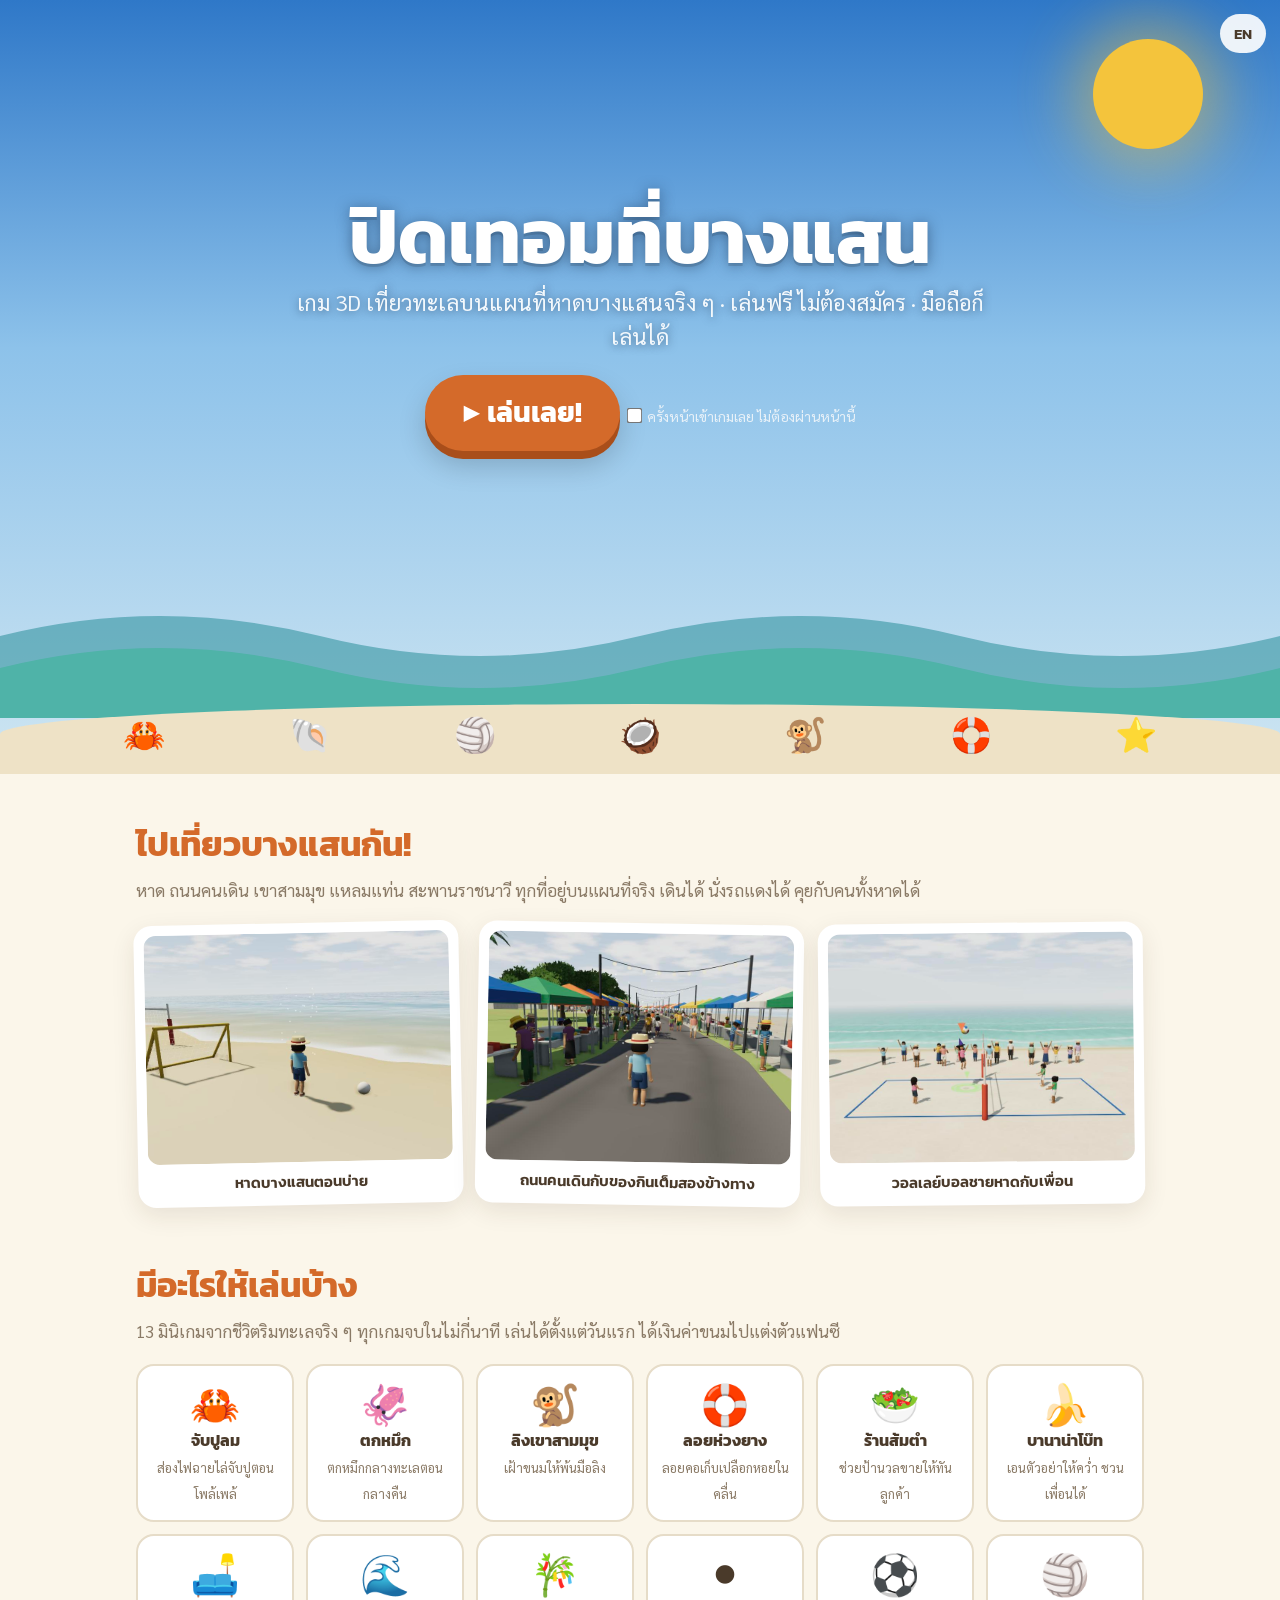
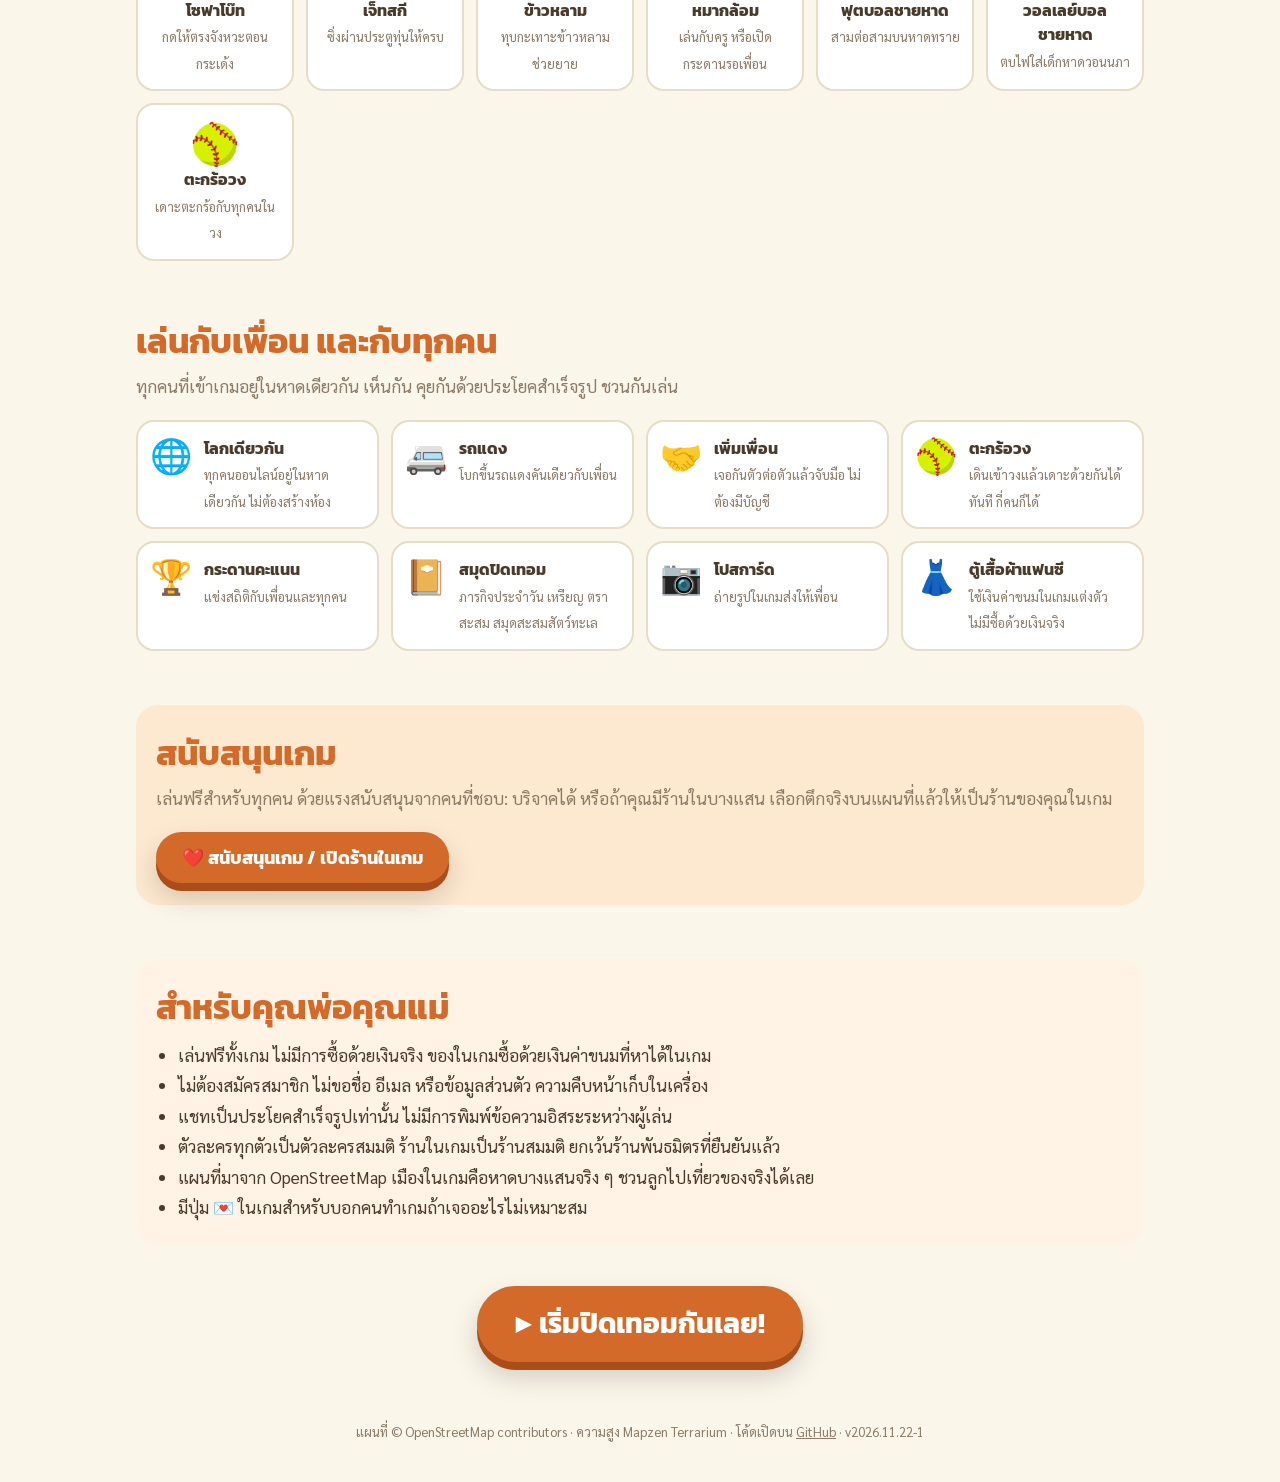
<file: index.html>
<!doctype html>
<html lang="th">
<head>
<meta charset="utf-8">
<meta name="viewport" content="width=device-width, initial-scale=1, viewport-fit=cover">
<title>ปิดเทอมที่บางแสน — เกมเที่ยวทะเลบนแผนที่หาดบางแสนจริง ๆ</title>
<meta name="description" content="เกม 3D เที่ยวหาดบางแสน: จับปูลม ตกหมึก เล่นวอลเลย์บอลชายหาด นั่งรถแดง เล่นกับเพื่อนออนไลน์ ฟรี ไม่ต้องสมัคร เล่นได้บนมือถือ">
<link rel="icon" href="data:image/svg+xml,<svg xmlns='http://www.w3.org/2000/svg' viewBox='0 0 64 64'><rect width='64' height='64' rx='14' fill='%23cfe6f2'/><circle cx='44' cy='20' r='9' fill='%23f4c43c'/><path d='M0 40q8-6 16 0t16 0 16 0 16 0v24H0z' fill='%234fb3a8'/><path d='M0 50q8-6 16 0t16 0 16 0 16 0v14H0z' fill='%23e8d8a8'/></svg>">
<link rel="preconnect" href="https://fonts.googleapis.com">
<link rel="preconnect" href="https://fonts.gstatic.com" crossorigin>
<link href="https://fonts.googleapis.com/css2?family=Kanit:wght@400;600;700&family=Sarabun:wght@400;600&display=swap" rel="stylesheet">
<script>
// regulars who ticked "go straight to the game" skip this page (index.html?stay=1 shows it anyway)
try { if (localStorage.getItem('bangsaen.skipLanding') === '1' && !/[?&]stay=1/.test(location.search)) location.replace('play.html' + location.search); } catch {}
</script>
<style>
  :root { --sky: #2f78c8; --sky2: #cfe6f2; --sea: #4fb3a8; --sea2: #2a8f9a; --sand: #eee2c6; --paper: #fbf6ea; --ink: #4a3a2a; --accent: #d46a2a; --soft: #8a7a66; --line: #e6dcc8; }
  * { box-sizing: border-box; }
  html, body { margin: 0; background: var(--paper); color: var(--ink); font: 400 17px/1.55 'Sarabun', system-ui, sans-serif; -webkit-text-size-adjust: 100%; }
  h1, h2, h3, .btn, .lang, .card b { font-family: 'Kanit', 'Sarabun', sans-serif; }
  a { color: inherit; }
  /* ---------- hero: sky, sun, clouds, sea, sand ---------- */
  .hero { position: relative; overflow: hidden; min-height: 86vh; display: grid; place-items: center; text-align: center; padding: 24px 16px 150px; background: linear-gradient(#2f78c8 0%, #8dc2ea 45%, #cfe6f2 100%); color: #fff; }
  .sun { position: absolute; right: 6%; top: 5%; width: 110px; height: 110px; border-radius: 50%; background: #f4c43c; box-shadow: 0 0 60px 20px rgba(244, 196, 60, .45); animation: glow 5s ease-in-out infinite; }
  @keyframes glow { 50% { box-shadow: 0 0 90px 34px rgba(244, 196, 60, .55); } }
  .cloud { position: absolute; top: 14%; width: 140px; height: 44px; background: #fff; border-radius: 40px; opacity: .75; animation: drift linear infinite; }
  .cloud::before, .cloud::after { content: ''; position: absolute; background: #fff; border-radius: 50%; }
  .cloud::before { width: 60px; height: 60px; left: 22px; top: -30px; } .cloud::after { width: 44px; height: 44px; left: 66px; top: -20px; }
  .c1 { left: -160px; animation-duration: 48s; } .c2 { left: -160px; top: 26%; transform: scale(.7); animation-duration: 70s; animation-delay: -30s; } .c3 { left: -160px; top: 6%; transform: scale(.55); animation-duration: 60s; animation-delay: -12s; }
  @keyframes drift { to { transform: translateX(calc(100vw + 220px)) scale(var(--s, 1)); } }
  .c2 { --s: .7 } .c3 { --s: .55 }
  .waves { position: absolute; left: 0; right: 0; bottom: 56px; height: 120px; }
  .waves svg { position: absolute; left: 0; bottom: 0; width: 200%; height: 100%; animation: roll 9s linear infinite; }
  .waves svg.back { opacity: .55; animation-duration: 14s; animation-direction: reverse; bottom: 22px; }
  @keyframes roll { to { transform: translateX(-50%); } }
  .sand { position: absolute; left: 0; right: 0; bottom: 0; height: 70px; background: var(--sand); border-radius: 50% 50% 0 0 / 30px 30px 0 0; }
  .beach-things { position: absolute; left: 0; right: 0; bottom: 14px; display: flex; justify-content: space-evenly; font-size: 34px; pointer-events: none; }
  .beach-things span { animation: bob 3s ease-in-out infinite; } .beach-things span:nth-child(2n) { animation-delay: -1.2s; } .beach-things span:nth-child(3n) { animation-delay: -2s; }
  @keyframes bob { 50% { transform: translateY(-8px) rotate(-6deg); } }
  .hero-in { position: relative; z-index: 2; max-width: 720px; }
  .hero h1 { font-size: clamp(40px, 9vw, 76px); line-height: 1.05; margin: 0 0 8px; text-shadow: 0 3px 0 rgba(0, 0, 0, .12), 0 2px 14px rgba(20, 40, 70, .5); }
  .hero .sub { font-size: clamp(17px, 2.6vw, 22px); margin: 0 0 22px; color: #f3f8fc; text-shadow: 0 1px 8px rgba(20, 40, 70, .55); }
  .btn { display: inline-block; border: 0; border-radius: 999px; padding: 16px 38px; font-size: clamp(22px, 3.4vw, 28px); font-weight: 700; color: #fff; background: var(--accent); text-decoration: none; box-shadow: 0 8px 0 #a94e1a, 0 14px 28px rgba(0, 0, 0, .18); cursor: pointer; transition: transform .12s; animation: wiggle 2.6s ease-in-out infinite; }
  .btn:hover, .btn:focus-visible { transform: translateY(-3px) scale(1.03); } .btn:active { transform: translateY(4px); box-shadow: 0 3px 0 #a94e1a; }
  @keyframes wiggle { 0%, 88%, 100% { rotate: 0deg; } 92% { rotate: -2deg; } 96% { rotate: 2deg; } }
  .back { margin: 14px 0 0; font-size: 15px; color: #f3f8fc; }
  .back b { color: #ffe08a; }
  .skip { margin-top: 18px; font-size: 14px; color: #e8f1f8; } .skip input { transform: scale(1.2); margin-right: 6px; }
  .lang { position: absolute; top: 14px; right: 14px; z-index: 3; border: 0; background: rgba(255, 255, 255, .9); color: var(--ink); border-radius: 999px; padding: 8px 14px; font-size: 15px; font-weight: 600; cursor: pointer; }
  /* ---------- sections ---------- */
  section { max-width: 1040px; margin: 0 auto; padding: 44px 16px 10px; }
  h2 { font-size: clamp(26px, 4vw, 34px); margin: 0 0 6px; color: var(--accent); }
  .lead { margin: 0 0 20px; color: var(--soft); }
  .shots { display: grid; grid-template-columns: repeat(auto-fit, minmax(260px, 1fr)); gap: 16px; }
  .shots figure { margin: 0; background: #fff; border-radius: 18px; padding: 10px; box-shadow: 0 8px 24px rgba(60, 40, 20, .1); transform: rotate(-1.2deg); } .shots figure:nth-child(2) { transform: rotate(1deg); } .shots figure:nth-child(3) { transform: rotate(-.6deg); }
  .shots img { display: block; width: 100%; aspect-ratio: 4 / 3; object-fit: cover; border-radius: 12px; background: var(--sky2); }
  .shots figcaption { font: 600 15px 'Kanit', sans-serif; padding: 8px 4px 2px; text-align: center; }
  .grid { display: grid; grid-template-columns: repeat(auto-fill, minmax(150px, 1fr)); gap: 12px; }
  .card { background: #fff; border: 2px solid var(--line); border-radius: 18px; padding: 14px 12px; text-align: center; transition: transform .15s, border-color .15s; }
  .card:hover { transform: translateY(-4px) rotate(-1deg); border-color: var(--accent); }
  .card .ic { font-size: 40px; line-height: 1.1; display: block; margin-bottom: 4px; } .card b { display: block; font-size: 16px; } .card small { color: var(--soft); font-size: 13px; }
  .wide { grid-template-columns: repeat(auto-fill, minmax(230px, 1fr)); } .wide .card { text-align: left; display: flex; gap: 12px; align-items: flex-start; } .wide .card .ic { font-size: 34px; margin: 0; }
  .parents { background: #fff3e6; border-radius: 22px; padding: 22px 20px; }
  .parents ul { margin: 8px 0 0; padding-left: 22px; } .parents li { margin: 4px 0; }
  .cta { text-align: center; padding: 30px 16px 50px; }
  footer { text-align: center; color: var(--soft); font-size: 13px; padding: 10px 16px 40px; } footer a { color: var(--soft); }
  @media (max-width: 520px) { .hero { min-height: 78vh; padding-bottom: 130px; } .beach-things { font-size: 26px; } .sun { width: 80px; height: 80px; } }
  @media (prefers-reduced-motion: reduce) { .cloud, .waves svg, .btn, .beach-things span, .sun { animation: none; } }
</style>
</head>
<body>
<header class="hero">
  <button class="lang" id="lang" aria-label="language">EN</button>
  <div class="sun"></div>
  <div class="cloud c1"></div><div class="cloud c2"></div><div class="cloud c3"></div>
  <div class="hero-in">
    <h1 data-t="title">ปิดเทอมที่บางแสน</h1>
    <p class="sub" data-t="sub">เกม 3D เที่ยวทะเลบนแผนที่หาดบางแสนจริง ๆ · เล่นฟรี ไม่ต้องสมัคร · มือถือก็เล่นได้</p>
    <a class="btn" id="play" href="play.html" data-t="play">▶ เล่นเลย!</a>
    <p class="back" id="back" hidden></p>
    <label class="skip"><input type="checkbox" id="skip"><span data-t="skip">ครั้งหน้าเข้าเกมเลย ไม่ต้องผ่านหน้านี้</span></label>
  </div>
  <div class="waves">
    <svg class="back" viewBox="0 0 1600 120" preserveAspectRatio="none"><path d="M0 60 Q100 20 200 60 T400 60 T600 60 T800 60 T1000 60 T1200 60 T1400 60 T1600 60 V120 H0z" fill="#2a8f9a"/></svg>
    <svg viewBox="0 0 1600 120" preserveAspectRatio="none"><path d="M0 70 Q100 30 200 70 T400 70 T600 70 T800 70 T1000 70 T1200 70 T1400 70 T1600 70 V120 H0z" fill="#4fb3a8"/></svg>
  </div>
  <div class="sand"></div>
  <div class="beach-things" aria-hidden="true"><span>🦀</span><span>🐚</span><span>🏐</span><span>🥥</span><span>🐒</span><span>🛟</span><span>⭐</span></div>
</header>

<section>
  <h2 data-t="shotsH">ไปเที่ยวบางแสนกัน!</h2>
  <p class="lead" data-t="shotsP">หาด ถนนคนเดิน เขาสามมุข แหลมแท่น สะพานราชนาวี ทุกที่อยู่บนแผนที่จริง เดินได้ นั่งรถแดงได้ คุยกับคนทั้งหาดได้</p>
  <div class="shots">
    <figure><img src="assets/landing/beach.jpg" alt="" loading="lazy"><figcaption data-t="shot1">หาดบางแสนตอนบ่าย</figcaption></figure>
    <figure><img src="assets/landing/market.jpg" alt="" loading="lazy"><figcaption data-t="shot2">ถนนคนเดินกับของกินเต็มสองข้างทาง</figcaption></figure>
    <figure><img src="assets/landing/volley.jpg" alt="" loading="lazy"><figcaption data-t="shot3">วอลเลย์บอลชายหาดกับเพื่อน</figcaption></figure>
  </div>
</section>

<section>
  <h2 data-t="gamesH">มีอะไรให้เล่นบ้าง</h2>
  <p class="lead" data-t="gamesP">13 มินิเกมจากชีวิตริมทะเลจริง ๆ ทุกเกมจบในไม่กี่นาที เล่นได้ตั้งแต่วันแรก ได้เงินค่าขนมไปแต่งตัวแฟนซี</p>
  <div class="grid" id="games"></div>
</section>

<section>
  <h2 data-t="togH">เล่นกับเพื่อน และกับทุกคน</h2>
  <p class="lead" data-t="togP">ทุกคนที่เข้าเกมอยู่ในหาดเดียวกัน เห็นกัน คุยกันด้วยประโยคสำเร็จรูป ชวนกันเล่น</p>
  <div class="grid wide" id="together"></div>
</section>

<section>
  <div class="parents" style="background:#fde9cf">
    <h2 data-t="supH">สนับสนุนเกม</h2>
    <p class="lead" data-t="supP">เล่นฟรีสำหรับทุกคน ด้วยแรงสนับสนุนจากคนที่ชอบ: บริจาคได้ หรือถ้าคุณมีร้านในบางแสน เลือกตึกจริงบนแผนที่แล้วให้เป็นร้านของคุณในเกม</p>
    <a class="btn" href="support.html" style="font-size:18px;padding:12px 26px;animation:none" data-t="supBtn">❤️ สนับสนุนเกม / เปิดร้านในเกม</a>
  </div>
</section>
<section>
  <div class="parents">
    <h2 data-t="parH">สำหรับคุณพ่อคุณแม่</h2>
    <ul id="parents"></ul>
  </div>
</section>

<div class="cta"><a class="btn" href="play.html" data-t="play2">▶ เริ่มปิดเทอมกันเลย!</a></div>
<footer>
  <span data-t="foot">แผนที่ © OpenStreetMap contributors · ความสูง Mapzen Terrarium · โค้ดเปิดบน</span> <a href="https://github.com/shuttertong/bangsaendream">GitHub</a> · <span id="ver"></span>
</footer>

<script type="module">
  import { GAME_VERSION } from './src/shared/config.js';
  const T = {
    th: {
      title: 'ปิดเทอมที่บางแสน', sub: 'เกม 3D เที่ยวทะเลบนแผนที่หาดบางแสนจริง ๆ · เล่นฟรี ไม่ต้องสมัคร · มือถือก็เล่นได้',
      play: '▶ เล่นเลย!', cont: '▶ เล่นต่อ', play2: '▶ เริ่มปิดเทอมกันเลย!', skip: 'ครั้งหน้าเข้าเกมเลย ไม่ต้องผ่านหน้านี้',
      back: 'ยินดีต้อนรับกลับ! มี <b>฿{baht}</b> · ตรา <b>{badges}</b> อัน{streak}', streak: ' · 🔥 มาติดกัน <b>{n}</b> วัน',
      shotsH: 'ไปเที่ยวบางแสนกัน!', shotsP: 'หาด ถนนคนเดิน เขาสามมุข แหลมแท่น สะพานราชนาวี ทุกที่อยู่บนแผนที่จริง เดินได้ นั่งรถแดงได้ คุยกับคนทั้งหาดได้',
      shot1: 'หาดบางแสนตอนบ่าย', shot2: 'ถนนคนเดินกับของกินเต็มสองข้างทาง', shot3: 'วอลเลย์บอลชายหาดกับเพื่อน',
      gamesH: 'มีอะไรให้เล่นบ้าง', gamesP: '13 มินิเกมจากชีวิตริมทะเลจริง ๆ ทุกเกมจบในไม่กี่นาที เล่นได้ตั้งแต่วันแรก ได้เงินค่าขนมไปแต่งตัวแฟนซี',
      togH: 'เล่นกับเพื่อน และกับทุกคน', togP: 'ทุกคนที่เข้าเกมอยู่ในหาดเดียวกัน เห็นกัน คุยกันด้วยประโยคสำเร็จรูป ชวนกันเล่น',
      supH: 'สนับสนุนเกม', supP: 'เล่นฟรีสำหรับทุกคน ด้วยแรงสนับสนุนจากคนที่ชอบ: บริจาคได้ หรือถ้าคุณมีร้านในบางแสน เลือกตึกจริงบนแผนที่แล้วให้เป็นร้านของคุณในเกม', supBtn: '❤️ สนับสนุนเกม / เปิดร้านในเกม',
      parH: 'สำหรับคุณพ่อคุณแม่', foot: 'แผนที่ © OpenStreetMap contributors · ความสูง Mapzen Terrarium · โค้ดเปิดบน',
      games: [['🦀', 'จับปูลม', 'ส่องไฟฉายไล่จับปูตอนโพล้เพล้'], ['🦑', 'ตกหมึก', 'ตกหมึกกลางทะเลตอนกลางคืน'], ['🐒', 'ลิงเขาสามมุข', 'เฝ้าขนมให้พ้นมือลิง'], ['🛟', 'ลอยห่วงยาง', 'ลอยคอเก็บเปลือกหอยในคลื่น'], ['🥗', 'ร้านส้มตำ', 'ช่วยป้านวลขายให้ทันลูกค้า'], ['🍌', 'บานาน่าโบ๊ท', 'เอนตัวอย่าให้คว่ำ ชวนเพื่อนได้'], ['🛋️', 'โซฟาโบ๊ท', 'กดให้ตรงจังหวะตอนกระเด้ง'], ['🌊', 'เจ็ทสกี', 'ซิ่งผ่านประตูทุ่นให้ครบ'], ['🎋', 'ข้าวหลาม', 'ทุบกะเทาะข้าวหลามช่วยยาย'], ['⚫', 'หมากล้อม', 'เล่นกับครู หรือเปิดกระดานรอเพื่อน'], ['⚽', 'ฟุตบอลชายหาด', 'สามต่อสามบนหาดทราย'], ['🏐', 'วอลเลย์บอลชายหาด', 'ตบไฟใส่เด็กหาดวอนนภา'], ['🥎', 'ตะกร้อวง', 'เดาะตะกร้อกับทุกคนในวง']],
      together: [['🌐', 'โลกเดียวกัน', 'ทุกคนออนไลน์อยู่ในหาดเดียวกัน ไม่ต้องสร้างห้อง'], ['🚐', 'รถแดง', 'โบกขึ้นรถแดงคันเดียวกับเพื่อน'], ['🤝', 'เพิ่มเพื่อน', 'เจอกันตัวต่อตัวแล้วจับมือ ไม่ต้องมีบัญชี'], ['🥎', 'ตะกร้อวง', 'เดินเข้าวงแล้วเดาะด้วยกันได้ทันที กี่คนก็ได้'], ['🏆', 'กระดานคะแนน', 'แข่งสถิติกับเพื่อนและทุกคน'], ['📔', 'สมุดปิดเทอม', 'ภารกิจประจำวัน เหรียญ ตราสะสม สมุดสะสมสัตว์ทะเล'], ['📷', 'โปสการ์ด', 'ถ่ายรูปในเกมส่งให้เพื่อน'], ['👗', 'ตู้เสื้อผ้าแฟนซี', 'ใช้เงินค่าขนมในเกมแต่งตัว ไม่มีซื้อด้วยเงินจริง']],
      parents: ['เล่นฟรีทั้งเกม ไม่มีการซื้อด้วยเงินจริง ของในเกมซื้อด้วยเงินค่าขนมที่หาได้ในเกม', 'ไม่ต้องสมัครสมาชิก ไม่ขอชื่อ อีเมล หรือข้อมูลส่วนตัว ความคืบหน้าเก็บในเครื่อง', 'แชทเป็นประโยคสำเร็จรูปเท่านั้น ไม่มีการพิมพ์ข้อความอิสระระหว่างผู้เล่น', 'ตัวละครทุกตัวเป็นตัวละครสมมติ ร้านในเกมเป็นร้านสมมติ ยกเว้นร้านพันธมิตรที่ยืนยันแล้ว', 'แผนที่มาจาก OpenStreetMap เมืองในเกมคือหาดบางแสนจริง ๆ ชวนลูกไปเที่ยวของจริงได้เลย', 'มีปุ่ม 💌 ในเกมสำหรับบอกคนทำเกมถ้าเจออะไรไม่เหมาะสม'],
    },
    en: {
      title: 'Summer Break at Bang Saen', sub: 'A 3D seaside adventure on the real map of Bang Saen beach · free, no sign-up · plays on phones too',
      play: '▶ Play now!', cont: '▶ Continue', play2: '▶ Start your summer break!', skip: 'Next time go straight to the game',
      back: 'Welcome back! You have <b>฿{baht}</b> · <b>{badges}</b> badges{streak}', streak: ' · 🔥 <b>{n}</b>-day streak',
      shotsH: "Let's go to Bang Saen!", shotsP: 'The beach, the walking street, Khao Sam Muk, Laem Thaen, the Navy pier — all on the real map. Walk it, ride the red truck, talk to everyone.',
      shot1: 'Bang Saen beach in the afternoon', shot2: 'The walking street, food on both sides', shot3: 'Beach volleyball with a friend',
      gamesH: 'What is there to play?', gamesP: '13 mini-games from real seaside life. Each is over in minutes, all open from day one, and they pay pocket money for fantasy dress-up.',
      togH: 'Play with friends, and with everyone', togP: 'Everyone online shares one beach: you see each other, chat with preset phrases, and play together.',
      supH: 'Support the game', supP: 'Free for everyone thanks to people who like it: donate, or if you run a shop in Bang Saen, pick a real building on the map and make it your shop in the game', supBtn: '❤️ Support / open your shop in the game',
      parH: 'For parents', foot: 'Map © OpenStreetMap contributors · heights Mapzen Terrarium · open source on',
      games: [['🦀', 'Ghost crabs', 'Catch crabs by flashlight at dusk'], ['🦑', 'Squid jigging', 'Night fishing from a boat'], ['🐒', 'Monkeys', 'Guard the snacks on Khao Sam Muk'], ['🛟', 'Inner tube', 'Float and collect shells in the waves'], ['🥗', 'Som tam stall', "Keep up with Aunt Nuan's customers"], ['🍌', 'Banana boat', 'Lean to stay upright, with friends too'], ['🛋️', 'Sofa boat', 'Press in time as it bounces'], ['🌊', 'Jet ski', 'Ride through every buoy gate'], ['🎋', 'Khao lam', "Pound the bamboo for Grandma"], ['⚫', 'Go', 'Play the teacher or open a table'], ['⚽', 'Beach football', 'Three a side on the sand'], ['🏐', 'Beach volleyball', 'Fireball spikes against the next beach'], ['🥎', 'Takraw circle', 'Keep it up with everyone in the circle']],
      together: [['🌐', 'One world', 'Everyone online is on the same beach, no rooms'], ['🚐', 'Red truck', 'Ride the same truck as your friends'], ['🤝', 'Friends', 'Meet face to face and shake hands, no accounts'], ['🥎', 'Takraw circle', 'Walk in and play straight away, any number'], ['🏆', 'Leaderboard', 'Chase records with friends and everyone'], ['📔', 'Summer journal', 'Daily tasks, medals, badges, a collection book'], ['📷', 'Postcards', 'Snap a picture in the game to send to friends'], ['👗', 'Fantasy wardrobe', 'Spend in-game pocket money on outfits; no real money']],
      parents: ['Free, with no real-money purchases: things in the game cost pocket money earned in the game', 'No account, no name, e-mail or personal data; progress stays on the device', 'Chat is preset phrases only, no free text between players', 'Every character is fictional, and so is every shop except confirmed partner shops', 'The map is OpenStreetMap: the town is the real Bang Saen, so you can visit it for real', 'A 💌 button in the game reaches the makers if anything looks wrong'],
    },
  };
  let lang = 'th';
  try { lang = localStorage.getItem('bangsaen.lang') === 'en' ? 'en' : 'th'; } catch {}
  const $ = s => document.querySelector(s);
  function draw() {
    const L = T[lang];
    document.documentElement.lang = lang;
    document.querySelectorAll('[data-t]').forEach(el => { if (L[el.dataset.t]) el.textContent = L[el.dataset.t]; });
    $('#lang').textContent = lang === 'th' ? 'EN' : 'ไทย';
    $('#games').innerHTML = L.games.map(([ic, n, d]) => `<div class="card"><span class="ic">${ic}</span><b>${n}</b><small>${d}</small></div>`).join('');
    $('#together').innerHTML = L.together.map(([ic, n, d]) => `<div class="card"><span class="ic">${ic}</span><div><b>${n}</b><small>${d}</small></div></div>`).join('');
    $('#parents').innerHTML = L.parents.map(p => `<li>${p}</li>`).join('');
    // a returning player: continue, with what they have
    try {
      const s = JSON.parse(localStorage.getItem('bangsaen.save.v1') || 'null');
      if (s?.met?.grandma) {
        $('#play').textContent = L.cont;
        const j = s.journal || {}, badges = Object.keys(j.badges || {}).length;
        $('#back').innerHTML = L.back.replace('{baht}', (s.baht || 0).toLocaleString()).replace('{badges}', badges).replace('{streak}', j.streak ? L.streak.replace('{n}', j.streak) : '');
        $('#back').hidden = false;
      }
    } catch {}
  }
  $('#lang').addEventListener('click', () => { lang = lang === 'th' ? 'en' : 'th'; try { localStorage.setItem('bangsaen.lang', lang); } catch {} draw(); });
  const skip = $('#skip');
  try { skip.checked = localStorage.getItem('bangsaen.skipLanding') === '1'; } catch {}
  skip.addEventListener('change', () => { try { localStorage.setItem('bangsaen.skipLanding', skip.checked ? '1' : '0'); } catch {} });
  $('#ver').textContent = `v${GAME_VERSION}`;
  draw();
</script>
</body>
</html>
</file>
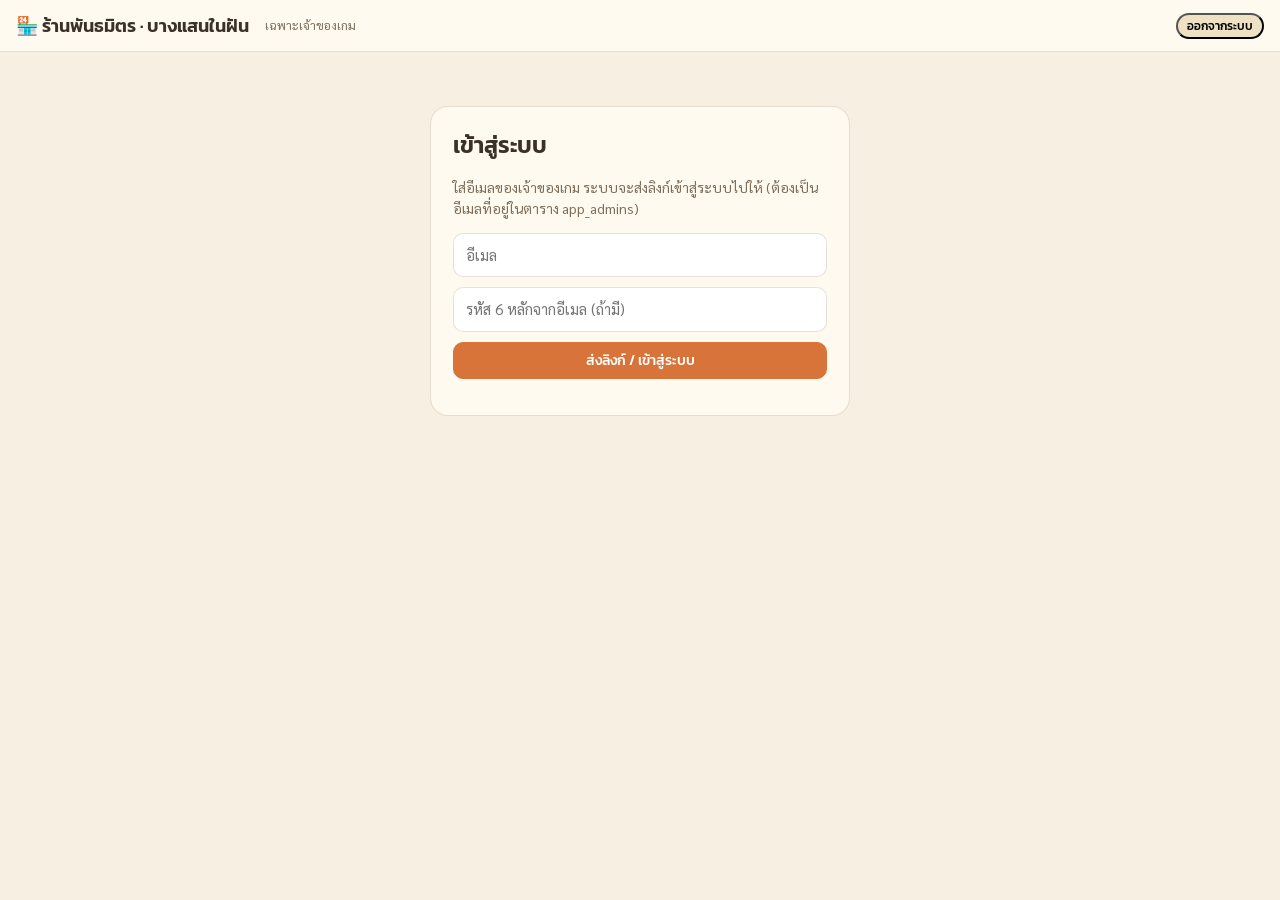
<file: admin.html>
<!doctype html>
<html lang="th">
<head>
<meta charset="utf-8">
<meta name="viewport" content="width=device-width, initial-scale=1">
<title>บางแสนในฝัน · จัดการร้านพันธมิตร</title>
<link href="https://fonts.googleapis.com/css2?family=Kanit:wght@400;500;600&family=Sarabun:wght@400;600&display=swap" rel="stylesheet">
<style>
:root { --bg: #f6efe2; --panel: #fffaf0; --ink: #3a3228; --muted: #7d6e5c; --line: rgba(120, 90, 50, .18); --accent: #d8743a; --sea: #2a8f9a; --ok: #3a8a4a; --bad: #c8322a; }
* { box-sizing: border-box; }
body { margin: 0; background: var(--bg); color: var(--ink); font: 15px/1.5 'Sarabun', system-ui, sans-serif; }
h1, h2, h3 { font-family: 'Kanit', sans-serif; font-weight: 600; margin: 0; }
header { display: flex; flex-wrap: wrap; align-items: center; gap: 10px 16px; padding: 12px 16px; background: var(--panel); border-bottom: 1px solid var(--line); }
header h1 { font-size: 18px; } header .sp { flex: 1; } header small { color: var(--muted); }
nav { display: flex; gap: 6px; flex-wrap: wrap; padding: 10px 16px 0; }
nav button { border: 1px solid var(--line); background: var(--panel); border-radius: 999px; padding: 7px 14px; font: 500 14px 'Kanit', sans-serif; color: var(--ink); cursor: pointer; position: relative; }
nav button.on { background: var(--accent); border-color: var(--accent); color: #fff; }
nav button i { position: absolute; top: -6px; right: -4px; background: var(--bad); color: #fff; font: 600 11px 'Kanit', sans-serif; font-style: normal; border-radius: 999px; min-width: 18px; padding: 1px 5px; text-align: center; }
nav button i:empty { display: none; }
main, #login { max-width: 980px; margin: 0 auto; padding: 14px 16px 60px; }
section > h2 { font-size: 20px; margin-bottom: 10px; }
button, input, select, textarea { font: inherit; }
button { cursor: pointer; }
.row { display: flex; align-items: center; gap: 10px; padding: 10px 12px; background: var(--panel); border: 1px solid var(--line); border-radius: 12px; margin-top: 8px; flex-wrap: wrap; }
.row .grow { flex: 1; min-width: 180px; } .row small { color: var(--muted); }
.row button, .acts button, .f-actions button, #f-redeem button, #f-login button { border: 1px solid var(--line); background: #fff; border-radius: 10px; padding: 7px 12px; font: 500 14px 'Kanit', sans-serif; color: var(--ink); }
button.ok, .f-actions button[type=submit], #f-redeem button, #f-login button { background: var(--accent); border-color: var(--accent); color: #fff; }
.sw { width: 14px; height: 14px; border-radius: 4px; flex: none; }
.pill { font: 500 12px 'Kanit', sans-serif; padding: 2px 9px; border-radius: 999px; background: #efe2c4; white-space: nowrap; }
.pill.approved, .pill.paid { background: #dff1e2; color: var(--ok); } .pill.pending, .pill.due { background: #fde9cf; color: #a35a1c; } .pill.rejected, .pill.void { background: #f7dcd9; color: var(--bad); } .pill.paused { background: #e6e2da; }
.card { background: var(--panel); border: 1px solid var(--line); border-radius: 14px; padding: 14px; margin-top: 10px; }
.card .hd { display: flex; align-items: center; gap: 8px; flex-wrap: wrap; } .card .hd small { color: var(--muted); }
.card .logo { width: 72px; height: 72px; object-fit: contain; border-radius: 12px; background: #fff; margin-top: 8px; }
.kv { display: grid; grid-template-columns: 90px 1fr; gap: 4px 12px; margin-top: 8px; font-size: 14px; } .kv span:nth-child(odd) { color: var(--muted); }
.check { font-size: 13px; color: var(--sea); background: #e7f4f2; border-radius: 10px; padding: 8px 10px; margin: 10px 0 0; }
.acts { display: flex; flex-wrap: wrap; gap: 8px; margin-top: 10px; align-items: center; } .acts input { flex: 1; min-width: 160px; border: 1px solid var(--line); border-radius: 10px; padding: 7px 10px; }
form.grid { display: grid; grid-template-columns: repeat(auto-fit, minmax(220px, 1fr)); gap: 10px 14px; }
form.grid label { display: grid; gap: 4px; font: 500 13px 'Kanit', sans-serif; color: var(--muted); }
form.grid label.wide { grid-column: 1 / -1; }
form.grid input, form.grid select, form.grid textarea { border: 1px solid var(--line); border-radius: 10px; padding: 8px 10px; background: #fff; color: var(--ink); font: 400 15px 'Sarabun', sans-serif; width: 100%; }
form.grid input[type=color] { padding: 2px; height: 38px; } form.grid input[type=checkbox] { width: auto; }
.chk { display: flex !important; align-items: center; gap: 8px; grid-template-columns: none !important; }
#map { width: 100%; height: 360px; border-radius: 14px; border: 1px solid var(--line); background: #9fd3d6; touch-action: none; cursor: crosshair; }
.f-actions { grid-column: 1 / -1; display: flex; gap: 8px; align-items: center; flex-wrap: wrap; } .f-actions small { color: var(--muted); }
#p-logo-now { width: 56px; height: 56px; object-fit: contain; border-radius: 10px; background: #fff; }
fieldset { border: 1px dashed var(--line); border-radius: 12px; padding: 10px 12px; grid-column: 1 / -1; display: grid; grid-template-columns: repeat(auto-fit, minmax(200px, 1fr)); gap: 10px 14px; } legend { font: 500 13px 'Kanit', sans-serif; color: var(--muted); padding: 0 6px; }
#f-redeem { display: flex; gap: 8px; flex-wrap: wrap; align-items: center; }
#f-redeem input { font: 600 32px 'Kanit', sans-serif; letter-spacing: .25em; width: 220px; text-align: center; border: 1px solid var(--line); border-radius: 12px; padding: 8px; }
#r-out { font: 500 18px 'Kanit', sans-serif; margin-top: 12px; min-height: 28px; } #r-out.ok { color: var(--ok); } #r-out.bad { color: var(--bad); }
table { width: 100%; border-collapse: collapse; background: var(--panel); border-radius: 12px; overflow: hidden; font-size: 14px; }
th, td { padding: 8px 10px; border-bottom: 1px solid var(--line); text-align: left; vertical-align: top; } th { font: 500 12px 'Kanit', sans-serif; color: var(--muted); } .n { text-align: right; font-variant-numeric: tabular-nums; white-space: nowrap; }
.tablewrap { overflow-x: auto; } #stats h3 { margin-top: 20px; }
.empty { color: var(--muted); padding: 20px; text-align: center; }
#toast { position: fixed; left: 50%; bottom: 24px; transform: translateX(-50%) translateY(20px); background: var(--ink); color: #fff; padding: 10px 16px; border-radius: 999px; opacity: 0; transition: .2s; pointer-events: none; font: 500 14px 'Kanit', sans-serif; }
#toast.on { opacity: 1; transform: translateX(-50%); } #toast.bad { background: var(--bad); }
#login .box { max-width: 420px; margin: 40px auto; background: var(--panel); border: 1px solid var(--line); border-radius: 18px; padding: 22px; }
#login p { color: var(--muted); font-size: 14px; } #f-login { display: grid; gap: 10px; } #f-login input { border: 1px solid var(--line); border-radius: 10px; padding: 10px 12px; }
#prices { display: flex; flex-wrap: wrap; gap: 6px; margin: 4px 0 12px; }
#list-head { display: flex; gap: 8px; align-items: center; flex-wrap: wrap; } #list-head select { border: 1px solid var(--line); border-radius: 10px; padding: 7px 10px; }
</style>
</head>
<body>
<header><h1>🏪 ร้านพันธมิตร · บางแสนในฝัน</h1><small>เฉพาะเจ้าของเกม</small><span class="sp"></span><small id="who"></small><button id="logout" class="pill">ออกจากระบบ</button></header>

<div id="login" hidden>
  <div class="box">
    <h2>เข้าสู่ระบบ</h2>
    <p>ใส่อีเมลของเจ้าของเกม ระบบจะส่งลิงก์เข้าสู่ระบบไปให้ (ต้องเป็นอีเมลที่อยู่ในตาราง app_admins)</p>
    <form id="f-login"><input id="email" type="email" placeholder="อีเมล" required autocomplete="email"><input id="code" inputmode="numeric" placeholder="รหัส 6 หลักจากอีเมล (ถ้ามี)"><button type="submit">ส่งลิงก์ / เข้าสู่ระบบ</button></form>
    <p id="login-msg"></p>
  </div>
</div>

<div id="app" hidden>
<nav>
  <button data-tab="list" class="on">ร้านทั้งหมด</button>
  <button data-tab="queue">รออนุมัติ <i id="n-pending"></i></button>
  <button data-tab="requests">คำขอสนับสนุน <i id="n-requests"></i></button>
  <button data-tab="edit">เพิ่มร้าน</button>
  <button data-tab="redeem">ยืนยันคูปอง</button>
  <button data-tab="stats">สถิติ · บิล</button>
</nav>
<main>
  <section data-tab="list">
    <div id="list-head"><h2>ร้านทั้งหมด</h2><span class="sp"></span><select id="filter"><option value="">ทุกสถานะ</option><option value="approved">แสดงในเกม</option><option value="pending">รออนุมัติ</option><option value="paused">พักไว้</option><option value="rejected">ส่งกลับ</option></select><button id="add" class="pill">+ เพิ่มร้าน</button></div>
    <div id="prices"></div>
    <div id="list"></div>
  </section>

  <section data-tab="queue" hidden><h2>รออนุมัติ</h2><div id="queue"></div></section>
  <section data-tab="requests" hidden><h2>คำขอสนับสนุนจากในเกม</h2><p class="empty">ผู้เล่นเลือกตึกในเกมแล้วส่งคำขอมาที่นี่ ติดต่อกลับ ยืนยันการโอน แล้วกด "สร้างร้านจากคำขอ" (ต้องรัน supabase/sponsors.sql ก่อน)</p><div id="requests"></div></section>

  <section data-tab="edit" hidden>
    <h2 id="edit-title">เพิ่มร้านพันธมิตร</h2>
    <form id="f-edit" class="grid" autocomplete="off">
      <label class="wide">เจ้าของร้าน (พาร์ทเนอร์)<select id="p-partner"></select></label>
      <fieldset id="new-partner"><legend>ร้านใหม่: ข้อมูลติดต่อ</legend>
        <label>ชื่อเจ้าของ / ชื่อกิจการ<input id="p-partner_name"></label><label>โทร<input id="p-partner_phone"></label><label>LINE ID<input id="p-partner_line"></label><label>อีเมล (สำหรับให้ร้านเข้าระบบเองภายหลัง)<input id="p-partner_email" type="email"></label>
      </fieldset>
      <label>ชื่อร้านในเกม (ไทย, ≤ 40)<input id="p-name" required maxlength="40"></label>
      <label>ชื่ออังกฤษ<input id="p-name_en" maxlength="40"></label>
      <label>ประเภท<select id="p-kind"><option value="cafe">คาเฟ่</option><option value="restaurant">ร้านอาหาร</option><option value="shop">ร้านค้า</option><option value="rental">ร้านเช่า</option><option value="hotel">ที่พัก</option><option value="other">อื่น ๆ</option></select></label>
      <label>แพ็กเกจ<select id="p-package"><option value="pin">หมุด ฿300</option><option value="shop">ร้าน ฿900</option><option value="game">สปอนเซอร์มินิเกม ฿2,500</option><option value="event">อีเวนต์ ฿3,000</option></select></label>
      <label>สีร้าน<input id="p-color" type="color" value="#d8743a"></label>
      <label>เวลาเปิด (แสดงบนป้าย)<input id="p-hours" maxlength="40" placeholder="08:00–18:00"></label>
      <label class="wide">ตำแหน่ง: คลิกบนแผนที่ตรงที่ร้านอยู่จริง<canvas id="map"></canvas></label>
      <label>x (เมตร)<input id="p-x" type="number" step="0.1" readonly></label>
      <label>z (เมตร)<input id="p-z" type="number" step="0.1" readonly></label>
      <label>รูปแบบ<select id="p-tier"><option value="kiosk">ซุ้มขายของ (หมุด)</option><option value="sign">ป้ายบนตึก</option><option value="building">ทั้งตึก</option><option value="game">ตึก + สปอนเซอร์มินิเกม</option></select></label>
      <label>ตึกที่เลือก x<input id="p-bx" type="number" step="0.1" placeholder="จากคำขอ"></label>
      <label>ตึกที่เลือก z<input id="p-bz" type="number" step="0.1" placeholder="จากคำขอ"></label>
      <label>มินิเกมที่สปอนเซอร์ (แบบ ตึก + เกม)<select id="p-game"><option value="">-</option><option value="crab">จับปูลม</option><option value="squid">ตกหมึก</option><option value="monkey">ลิงเขาสามมุข</option><option value="tube">ลอยห่วงยาง</option><option value="stall">ร้านส้มตำ</option><option value="banana">บานาน่าโบ๊ท</option><option value="sofa">โซฟาโบ๊ท</option><option value="jetski">เจ็ทสกี</option><option value="khaolam">ข้าวหลาม</option><option value="go">หมากล้อม</option><option value="football">ฟุตบอลชายหาด</option><option value="volley">วอลเลย์บอลชายหาด</option><option value="takraw">ตะกร้อวง</option></select></label>
      <label>โซน<select id="p-zone"><option value="beach">ถนนเลียบหาด</option><option value="walking">ถนนคนเดิน</option><option value="laemthaen">แหลมแท่น</option><option value="ksm">เขาสามมุข</option><option value="village">หมู่บ้านชาวประมง</option></select></label>
      <label>หันหน้า (เรเดียน, ลองปรับแล้วดูเส้นบนแผนที่)<input id="p-yaw" type="number" step="0.1" value="0"></label>
      <label>โลโก้ (PNG/JPG ≤ 1 MB, ร้านยืนยันว่าเป็นเจ้าของ)<input id="p-logo" type="file" accept="image/png,image/jpeg,image/webp"></label>
      <label>โลโก้ปัจจุบัน<img id="p-logo-now" alt="" hidden></label>
      <fieldset><legend>คูปอง</legend>
        <label class="chk"><input id="p-coupon" type="checkbox"> เปิดคูปอง (฿15 ต่อใบที่ใช้จริง)</label>
        <label>คูปองให้อะไร (≤ 60)<input id="p-coupon_text" maxlength="60" placeholder="ลด ฿10 เมื่อซื้อครบ ฿50"></label>
        <label>เพดานต่อวัน<input id="p-coupon_cap_day" type="number" min="0" max="500" value="20"></label>
      </fieldset>
      <fieldset><legend>บทพูดพนักงาน NPC (เฟส 2, ≤ 80 ตัวอักษร)</legend><label>บรรทัด 1<input id="p-line1" maxlength="80"></label><label>บรรทัด 2<input id="p-line2" maxlength="80"></label><label>บรรทัด 3<input id="p-line3" maxlength="80"></label></fieldset>
      <label>เริ่มแสดง<input id="p-starts_on" type="date"></label>
      <label>สิ้นสุด<input id="p-ends_on" type="date"></label>
      <div class="f-actions"><button type="submit">บันทึก</button><small>ร้านใหม่จะเข้าคิว "รออนุมัติ" ก่อน แล้วค่อยกดแสดงในเกม</small></div>
    </form>
  </section>

  <section data-tab="redeem" hidden>
    <h2>ยืนยันคูปอง</h2>
    <p>พิมพ์รหัส 6 หลักที่เด็กโชว์จากมือถือ</p>
    <form id="f-redeem"><input id="r-code" inputmode="numeric" maxlength="7" placeholder="000 000" autocomplete="off"><button type="submit">ยืนยัน</button></form>
    <div id="r-out"></div>
  </section>

  <section data-tab="stats" hidden><h2>สถิติและใบแจ้งหนี้</h2><div class="tablewrap" id="stats"></div></section>
</main>
</div>
<div id="toast"></div>
<script type="module" src="src/admin/main.js"></script>
</body>
</html>
</file>
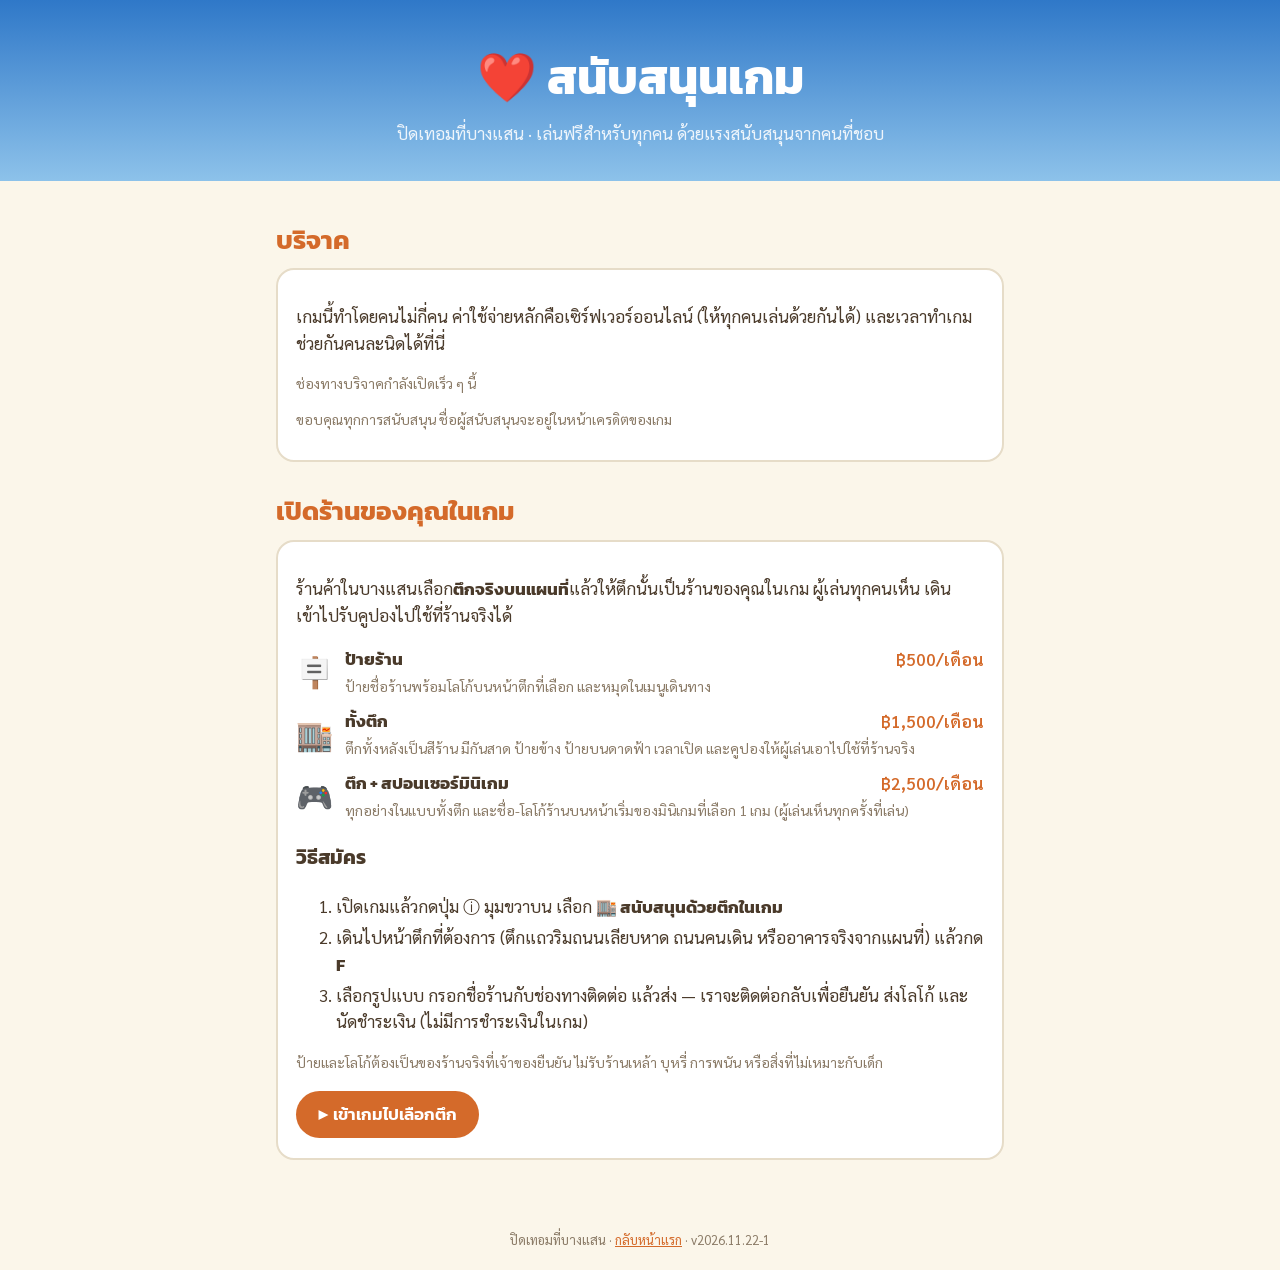
<file: support.html>
<!doctype html>
<html lang="th">
<head>
<meta charset="utf-8">
<meta name="viewport" content="width=device-width, initial-scale=1">
<title>สนับสนุนเกม — ปิดเทอมที่บางแสน</title>
<link rel="preconnect" href="https://fonts.googleapis.com"><link rel="preconnect" href="https://fonts.gstatic.com" crossorigin>
<link href="https://fonts.googleapis.com/css2?family=Kanit:wght@400;600;700&family=Sarabun:wght@400;600&display=swap" rel="stylesheet">
<style>
  :root { --paper: #fbf6ea; --ink: #4a3a2a; --accent: #d46a2a; --soft: #8a7a66; --line: #e6dcc8; }
  * { box-sizing: border-box; } body { margin: 0; background: var(--paper); color: var(--ink); font: 400 17px/1.55 'Sarabun', system-ui, sans-serif; }
  h1, h2, h3, .btn, b { font-family: 'Kanit', sans-serif; } a { color: var(--accent); }
  header { background: linear-gradient(#2f78c8, #8dc2ea); color: #fff; text-align: center; padding: 40px 16px 34px; } header h1 { margin: 0 0 6px; font-size: clamp(30px, 6vw, 48px); } header p { margin: 0; color: #eef5fb; }
  main { max-width: 760px; margin: 0 auto; padding: 10px 16px 50px; } section { margin-top: 30px; } h2 { color: var(--accent); margin: 0 0 8px; }
  .box { background: #fff; border: 2px solid var(--line); border-radius: 18px; padding: 16px 18px; }
  .pp { text-align: center; } .pp b { display: block; font-size: 30px; letter-spacing: 1px; margin: 6px 0; } .pp img { width: 220px; border-radius: 12px; margin-top: 8px; }
  .btn { display: inline-block; border: 0; border-radius: 999px; padding: 10px 22px; background: var(--accent); color: #fff; text-decoration: none; font-weight: 600; cursor: pointer; margin: 4px 6px 4px 0; }
  .tiers { display: grid; gap: 10px; } .tier { display: grid; grid-template-columns: auto 1fr auto; gap: 4px 12px; align-items: center; } .tier .ic { font-size: 30px; grid-row: span 2; } .tier .pr { color: var(--accent); font-weight: 600; } .tier small { grid-column: 2 / span 2; color: var(--soft); }
  ol li { margin: 4px 0; } .note { color: var(--soft); font-size: 14px; } footer { text-align: center; color: var(--soft); font-size: 13px; padding: 20px; }
</style>
</head>
<body>
<header><h1>❤️ สนับสนุนเกม</h1><p>ปิดเทอมที่บางแสน · เล่นฟรีสำหรับทุกคน ด้วยแรงสนับสนุนจากคนที่ชอบ</p></header>
<main>
  <section>
    <h2>บริจาค</h2>
    <div class="box">
      <p>เกมนี้ทำโดยคนไม่กี่คน ค่าใช้จ่ายหลักคือเซิร์ฟเวอร์ออนไลน์ (ให้ทุกคนเล่นด้วยกันได้) และเวลาทำเกม ช่วยกันคนละนิดได้ที่นี่</p>
      <div id="donate"></div>
    </div>
  </section>
  <section>
    <h2>เปิดร้านของคุณในเกม</h2>
    <div class="box">
      <p>ร้านค้าในบางแสนเลือก<b>ตึกจริงบนแผนที่</b>แล้วให้ตึกนั้นเป็นร้านของคุณในเกม ผู้เล่นทุกคนเห็น เดินเข้าไปรับคูปองไปใช้ที่ร้านจริงได้</p>
      <div class="tiers" id="tiers"></div>
      <h3>วิธีสมัคร</h3>
      <ol>
        <li>เปิดเกมแล้วกดปุ่ม ⓘ มุมขวาบน เลือก <b>🏬 สนับสนุนด้วยตึกในเกม</b></li>
        <li>เดินไปหน้าตึกที่ต้องการ (ตึกแถวริมถนนเลียบหาด ถนนคนเดิน หรืออาคารจริงจากแผนที่) แล้วกด <b>F</b></li>
        <li>เลือกรูปแบบ กรอกชื่อร้านกับช่องทางติดต่อ แล้วส่ง — เราจะติดต่อกลับเพื่อยืนยัน ส่งโลโก้ และนัดชำระเงิน (ไม่มีการชำระเงินในเกม)</li>
      </ol>
      <p class="note">ป้ายและโลโก้ต้องเป็นของร้านจริงที่เจ้าของยืนยัน ไม่รับร้านเหล้า บุหรี่ การพนัน หรือสิ่งที่ไม่เหมาะกับเด็ก</p>
      <a class="btn" href="play.html">▶ เข้าเกมไปเลือกตึก</a>
    </div>
  </section>
</main>
<footer>ปิดเทอมที่บางแสน · <a href="index.html">กลับหน้าแรก</a> · <span id="ver"></span></footer>
<script type="module">
  import { SUPPORT, SPONSOR, GAME_VERSION } from './src/shared/config.js';
  const esc = s => String(s ?? '').replace(/[&<>"]/g, c => ({ '&': '&amp;', '<': '&lt;', '>': '&gt;', '"': '&quot;' })[c]);
  const d = document.getElementById('donate');
  const pp = SUPPORT.promptpay ? `<div class="pp"><div>พร้อมเพย์</div><b>${esc(SUPPORT.promptpay)}</b><button class="btn" id="copy">คัดลอกหมายเลข</button><br><img src="${esc(SUPPORT.qr)}" alt="" onerror="this.hidden=true"></div>` : '';
  const links = SUPPORT.links.map(l => `<a class="btn" href="${esc(l.url)}" target="_blank" rel="noopener">${esc(l.name)}</a>`).join('');
  d.innerHTML = pp + links + (!pp && !links ? '<p class="note">ช่องทางบริจาคกำลังเปิดเร็ว ๆ นี้</p>' : '') + '<p class="note">ขอบคุณทุกการสนับสนุน ชื่อผู้สนับสนุนจะอยู่ในหน้าเครดิตของเกม</p>';
  document.getElementById('copy')?.addEventListener('click', () => navigator.clipboard?.writeText(SUPPORT.promptpay));
  document.getElementById('tiers').innerHTML = Object.values(SPONSOR.tiers).map(v => `<div class="tier"><span class="ic">${v.icon}</span><b>${esc(v.th)}</b><span class="pr">฿${v.price.toLocaleString()}/เดือน</span><small>${esc(v.what.th)}</small></div>`).join('');
  document.getElementById('ver').textContent = `v${GAME_VERSION}`;
</script>
</body>
</html>
</file>
